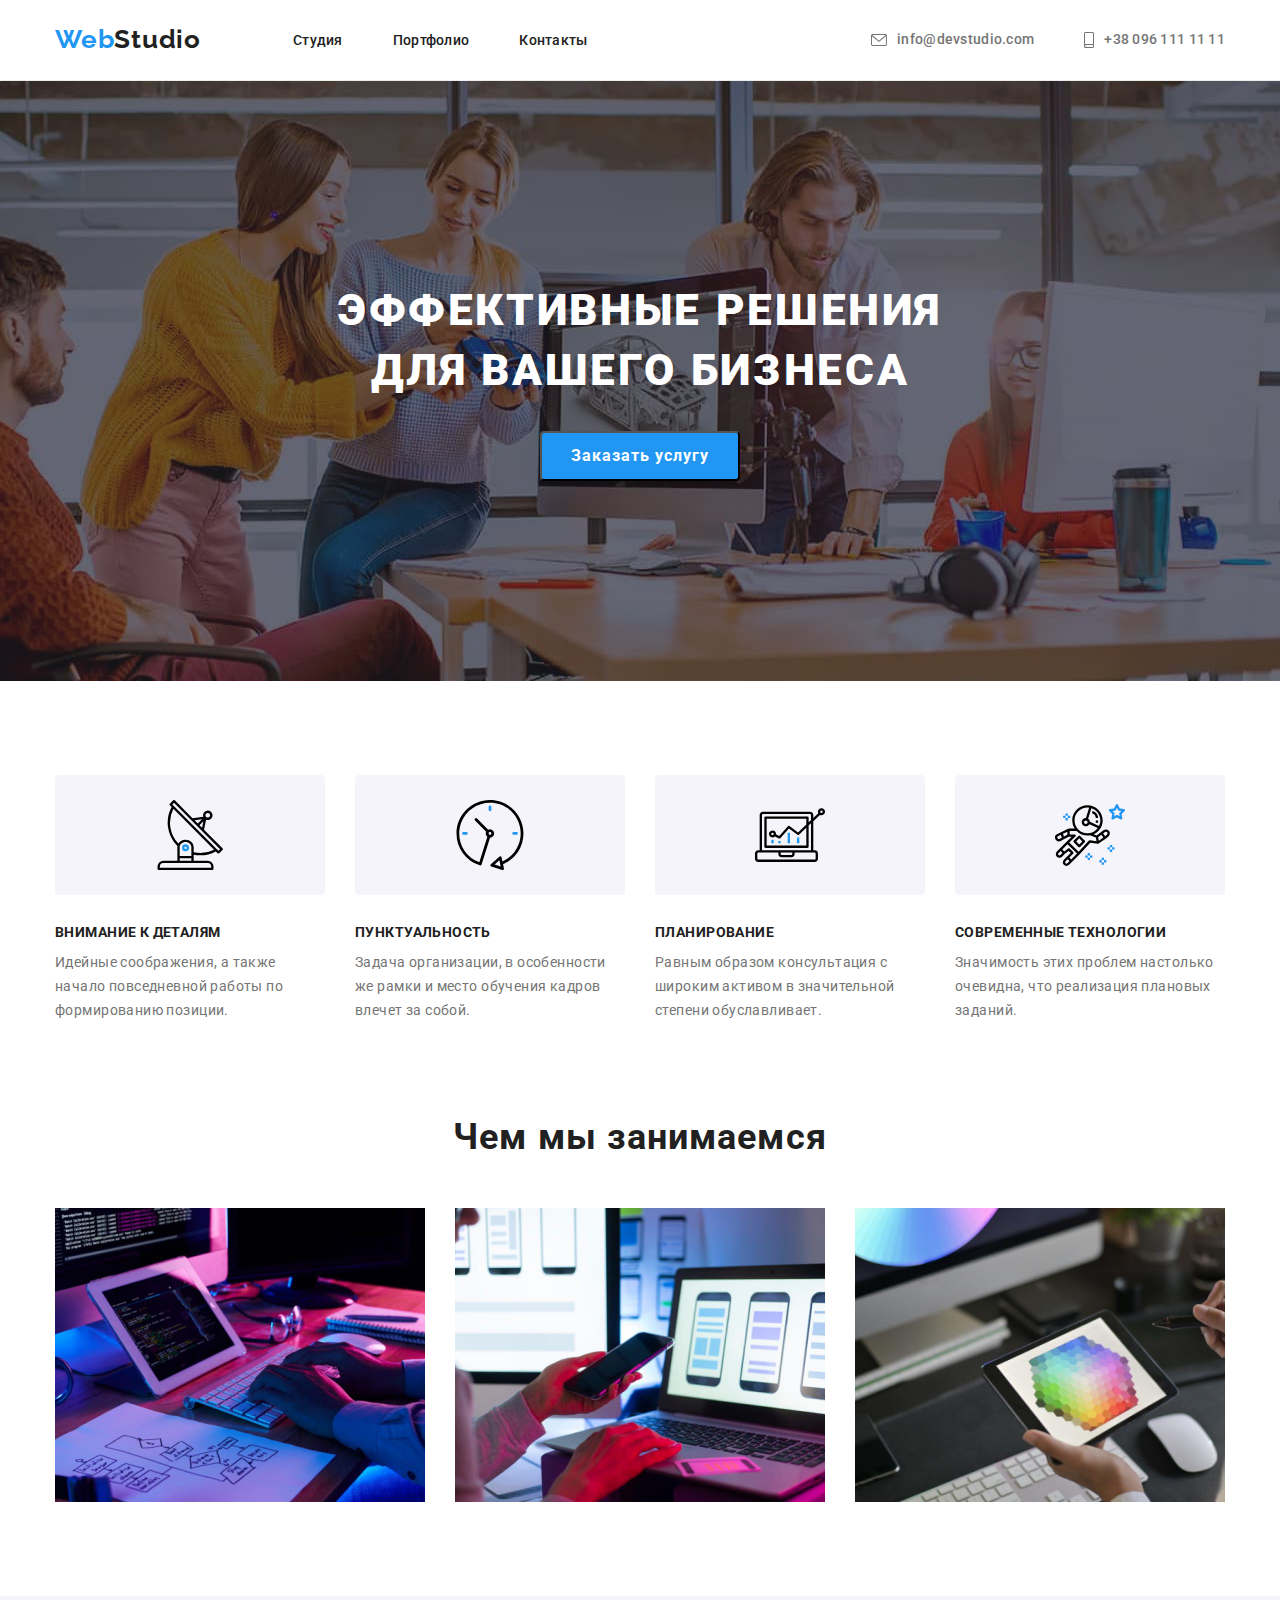
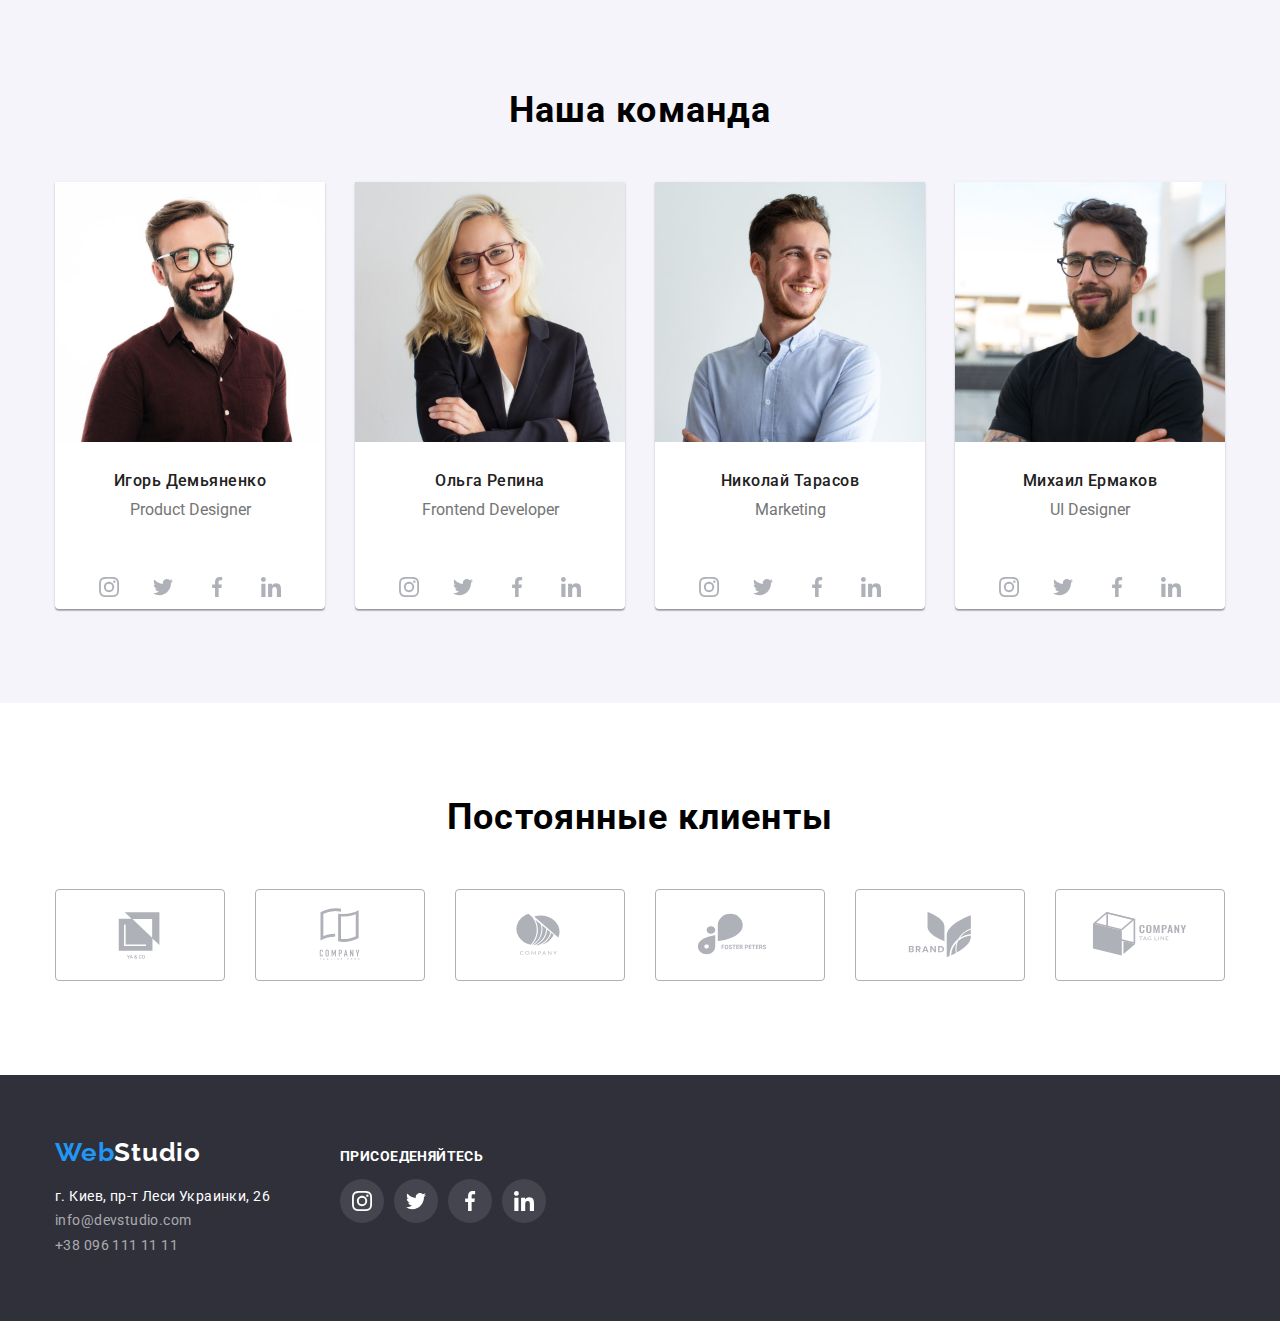
<file: index.html>
<!DOCTYPE html>
<html lang="ru">
  <head>
    <meta charset="UTF-8" />
    <meta http-equiv="X-UA-Compatible" content="IE=edge" />
    <meta name="viewport" content="width=device-width, initial-scale=1.0" />
    <title>Studio</title>
    <link rel="preconnect" href="https://fonts.googleapis.com" />
    <link rel="preconnect" href="https://fonts.gstatic.com" crossorigin />
    <link
      href="https://fonts.googleapis.com/css2?family=Raleway:wght@700&family=Roboto:wght@400;500;700;900&display=swap"
      rel="stylesheet"
    />
    <link rel="stylesheet" href="./css/modern-normalize.css" />
    <link rel="stylesheet" href="./css/styles.css" />
  </head>
  <body>
    <header class="header">
      <div class="container header-flex-container">
        <a class="logo a-tag" href="./index.html">
          Web<span class="logo-black">Studio</span>
        </a>

        <nav>
          <ul class="menu flex-container">
            <li class="studio">
              <a class="a-tag-header studio-open" href="./index.html">Студия</a>
            </li>
            <li class="portfolio">
              <a class="a-tag-header" href="./portfolio.html">Портфолио</a>
            </li>
            <li class="contact">
              <a class="a-tag-header" href="/contact">Контакты</a>
            </li>
          </ul>
        </nav>

        <ul class="contacts">
          <li class="header-email">
            <a class="a-tag-header email" href="mailto:info@devstudio.com">
              <svg class="envelope" width="16px" height="12px">
                <use href="./images/sprite/icons.svg#icon-envelope"></use>
              </svg>
              info@devstudio.com
            </a>
          </li>

          <li class="header-tel">
            <a class="a-tag-header tel" href="tel:+380961111111">
              <svg class="smartphone" width="10px" height="16px">
                <use href="./images/sprite/icons.svg#icon-smartphone"></use>
              </svg>
              +38 096 111 11 11
            </a>
          </li>
        </ul>
      </div>
    </header>

    <main>
      <section class="order-block">
        <div class="container">
          <h1 class="h1-tag">Эффективные решения для вашего бизнеса</h1>
          <button class="order-button" type="button" name="Заказать услугу" data-modal-open>
            Заказать услугу
          </button>
        </div>
        <div class="is-hidden backdrop" data-modal>
          <div class="modal">
            <p class="modal-text">Это модальное окно!</p>
              <button class="close-modal-button" type="button" aria-label="Кнопка закрытия" data-modal-close>
              <svg width="11px" height="11px">
                <use href="./images/sprite/icons.svg#close-button"></use>
              </svg>
            </button>
          </div>
        </div>
      </section>


      </section>

      <section class="section">
        <div class="container">
          <ul class="about-us-block flex-container">
            <li class="about-us-li">
              <div class="about-us-logo-block">
                <svg width="70px" height="70px">
                  <use href="./images/sprite/icons.svg#icon-Group"></use>
                </svg>
              </div>
              <h3 class="about-us-caption h3">Внимание к деталям</h3>
              <p class="about-us-description">
                Идейные соображения, а также начало повседневной работы по
                формированию позиции.
              </p>
            </li>

            <li class="about-us-li">
              <div class="about-us-logo-block">
                <svg width="70px" height="70px">
                  <use href="./images/sprite/icons.svg#icon-clock-1"></use>
                </svg>
              </div>
              <h3 class="about-us-caption h3">Пунктуальность</h3>
              <p class="about-us-description">
                Задача организации, в особенности же рамки и место обучения
                кадров влечет за собой.
              </p>
            </li>

            <li class="about-us-li">
              <div class="about-us-logo-block">
                <svg width="70px" height="70px">
                  <use href="./images/sprite/icons.svg#icon-diagram-1"></use>
                </svg>
              </div>
              <h3 class="about-us-caption h3">Планирование</h3>
              <p class="about-us-description">
                Равным образом консультация с широким активом в значительной
                степени обуславливает.
              </p>
            </li>

            <li class="about-us-li">
              <div class="about-us-logo-block">
                <svg width="70px" height="70px">
                  <use href="./images/sprite/icons.svg#icon-astronaut-1"></use>
                </svg>
              </div>
              <h3 class="about-us-caption h3">Современные технологии</h3>
              <p class="about-us-description">
                Значимость этих проблем настолько очевидна, что реализация
                плановых заданий.
              </p>
            </li>
          </ul>
        </div>
      </section>

      <section class="section what-we-do-sect">
        <div class="container">
          <h2 class="what-we-do">Чем мы занимаемся</h2>
          <ul class="flex-container">
            <li class="what-we-do-img">
              <img
                class="img-tag"
                src="images/main/whatwedo/whatwedo.jpg"
                width="370"
                alt="Чем мы занимаемся"
              />
            </li>
            <li class="what-we-do-img">
              <img
                class="img-tag"
                src="images/main/whatwedo/whatwedo(1).jpg"
                width="370"
                alt="Чем мы занимаемся"
              />
            </li>
            <li class="what-we-do-img">
              <img
                class="img-tag"
                src="images/main/whatwedo/whatwedo(2).jpg"
                width="370"
                alt="Чем мы занимаемся"
              />
            </li>
          </ul>
        </div>
      </section>

      <section class="our-team section">
        <div class="container">
          <h2 class="our-team-caption">Наша команда</h2>
          <ul class="flex-container">
            <li class="team-member-block">
              <img
                class="img-tag first-team-member-photo"
                src="images/main/ourteam/ourteam.jpg"
                width="270"
                alt="Наш Сотрудник"
              />
              <div class="team-member">
                <h3 class="team-member-name">Игорь Демьяненко</h3>
                <p class="team-member-profession">Product Designer</p>
              </div>
              <div class="soc-links-list">
                <ul class="icon-flex">
                  <li class="icon-list">
                    <a class="grey-icon-link" href="#">
                      <svg width="20px" height="20px">
                        <use
                          href="./images/sprite/icons.svg#icon-instagram-2"
                        ></use>
                      </svg>
                    </a>
                  </li>
                  <li class="icon-list">
                    <a class="grey-icon-link" href="#">
                      <svg width="20px" height="20px">
                        <use
                          href="./images/sprite/icons.svg#icon-twitter-1"
                        ></use>
                      </svg>
                    </a>
                  </li>
                  <li class="icon-list">
                    <a class="grey-icon-link" href="#">
                      <svg width="20px" height="20px">
                        <use
                          href="./images/sprite/icons.svg#icon-facebook-1"
                        ></use>
                      </svg>
                    </a>
                  </li>
                  <li class="icon-list">
                    <a class="grey-icon-link" href="#">
                      <svg width="20px" height="20px">
                        <use
                          href="./images/sprite/icons.svg#icon-linkedin-1"
                        ></use>
                      </svg>
                    </a>
                  </li>
                </ul>
              </div>
            </li>

            <li class="team-member-block">
              <img
                class="img-tag second-team-member-photo"
                src="images/main/ourteam/ourteam(2).jpg"
                width="270"
                alt="Наш Сотрудник"
              />
              <div class="team-member">
                <h3 class="team-member-name">Ольга Репина</h3>
                <p class="team-member-profession">Frontend Developer</p>
              </div>

              <div class="soc-links-list">
                <ul class="icon-flex">
                  <li class="icon-list">
                    <a class="grey-icon-link" href="#">
                      <svg width="20px" height="20px">
                        <use
                          href="./images/sprite/icons.svg#icon-instagram-2"
                        ></use>
                      </svg>
                    </a>
                  </li>
                  <li class="icon-list">
                    <a class="grey-icon-link" href="#">
                      <svg width="20px" height="20px">
                        <use
                          href="./images/sprite/icons.svg#icon-twitter-1"
                        ></use>
                      </svg>
                    </a>
                  </li>
                  <li class="icon-list">
                    <a class="grey-icon-link" href="#">
                      <svg width="20px" height="20px">
                        <use
                          href="./images/sprite/icons.svg#icon-facebook-1"
                        ></use>
                      </svg>
                    </a>
                  </li>
                  <li class="icon-list">
                    <a class="grey-icon-link" href="#">
                      <svg width="20px" height="20px">
                        <use
                          href="./images/sprite/icons.svg#icon-linkedin-1"
                        ></use>
                      </svg>
                    </a>
                  </li>
                </ul>
              </div>
            </li>

            <li class="team-member-block">
              <img
                class="img-tag third-team-member-photo"
                src="images/main/ourteam/ourteam(3).jpg"
                width="270"
                alt="Наш Сотрудник"
              />
              <div class="team-member">
                <h3 class="team-member-name">Николай Тарасов</h3>
                <p class="team-member-profession">Marketing</p>
              </div>

              <div class="soc-links-list">
                <ul class="icon-flex">
                  <li class="icon-list">
                    <a class="grey-icon-link" href="#">
                      <svg width="20px" height="20px">
                        <use
                          href="./images/sprite/icons.svg#icon-instagram-2"
                        ></use>
                      </svg>
                    </a>
                  </li>
                  <li class="icon-list">
                    <a class="grey-icon-link" href="#">
                      <svg width="20px" height="20px">
                        <use
                          href="./images/sprite/icons.svg#icon-twitter-1"
                        ></use>
                      </svg>
                    </a>
                  </li>
                  <li class="icon-list">
                    <a class="grey-icon-link" href="#">
                      <svg width="20px" height="20px">
                        <use
                          href="./images/sprite/icons.svg#icon-facebook-1"
                        ></use>
                      </svg>
                    </a>
                  </li>
                  <li class="icon-list">
                    <a class="grey-icon-link" href="#">
                      <svg width="20px" height="20px">
                        <use
                          href="./images/sprite/icons.svg#icon-linkedin-1"
                        ></use>
                      </svg>
                    </a>
                  </li>
                </ul>
              </div>
            </li>

            <li class="team-member-block">
              <img
                class="img-tag team-member-photo"
                src="images/main/ourteam/ourteam(4).jpg"
                width="270"
                alt="Наш Сотрудник"
              />
              <div class="team-member">
                <h3 class="team-member-name">Михаил Ермаков</h3>
                <p class="team-member-profession">UI Designer</p>
              </div>

              <div class="soc-links-list">
                <ul class="icon-flex">
                  <li class="icon-list">
                    <a class="grey-icon-link" href="#">
                      <svg width="20px" height="20px">
                        <use
                          href="./images/sprite/icons.svg#icon-instagram-2"
                        ></use>
                      </svg>
                    </a>
                  </li>
                  <li class="icon-list">
                    <a class="grey-icon-link" href="#">
                      <svg width="20px" height="20px">
                        <use
                          href="./images/sprite/icons.svg#icon-twitter-1"
                        ></use>
                      </svg>
                    </a>
                  </li>
                  <li class="icon-list">
                    <a class="grey-icon-link" href="#">
                      <svg width="20px" height="20px">
                        <use
                          href="./images/sprite/icons.svg#icon-facebook-1"
                        ></use>
                      </svg>
                    </a>
                  </li>
                  <li class="icon-list">
                    <a class="grey-icon-link" href="#">
                      <svg width="20px" height="20px">
                        <use
                          href="./images/sprite/icons.svg#icon-linkedin-1"
                        ></use>
                      </svg>
                    </a>
                  </li>
                </ul>
              </div>
            </li>
          </ul>
        </div>
      </section>
      <section class="our-clients section">
        <div class="container">
          <h2 class="our-clients-caption">Постоянные клиенты</h2>
          <ul class="flex-container">
            <li class="our-client">
              <a class="our-client-link" href="#">
                <svg width="106px" height="60px">
                  <use href="./images/sprite/icons.svg#icon-Logo"></use>
                </svg>
              </a>
            </li>
            <li class="our-client">
              <a class="our-client-link" href="#">
                <svg width="106px" height="60px">
                  <use href="./images/sprite/icons.svg#icon-Logo-1"></use>
                </svg>
              </a>
            </li>
            <li class="our-client">
              <a class="our-client-link" href="#">
                <svg width="106px" height="60px">
                  <use href="./images/sprite/icons.svg#icon-Logo-2"></use>
                </svg>
              </a>
            </li>
            <li class="our-client">
              <a class="our-client-link" href="#">
                <svg width="106px" height="60px">
                  <use href="./images/sprite/icons.svg#icon-Logo-3"></use>
                </svg>
              </a>
            </li>
            <li class="our-client">
              <a class="our-client-link" href="#">
                <svg width="106px" height="60px">
                  <use href="./images/sprite/icons.svg#icon-Logo-4"></use>
                </svg>
              </a>
            </li>
            <li class="our-client">
              <a class="our-client-link" href="#">
                <svg width="106px" height="60px">
                  <use href="./images/sprite/icons.svg#icon-Logo-5"></use>
                </svg>
              </a>
            </li>
          </ul>
        </div>
      </section>
    </main>

    <footer class="footer">
      <div class="container footer-flex">
        <div class="footer-flex-wrap">
          <a class="footer-logo a-tag" href="./index.html">
            Web<span class="logo-white">Studio</span>
          </a>
          <address class="address footer-flex-wrap">
            <a class="map a-tag" href="https://goo.gl/maps/2pE7odXQLVDn4BUs5">
              г. Киев, пр-т Леси Украинки, 26
            </a>
            <a class="footer-email a-tag" href="mailto:info@devstudio.com">
              info@devstudio.com
            </a>
            <a class="footer-tel a-tag" href="tel:+380961111111">
              +38 096 111 11 11
            </a>
          </address>
        </div>
        <div class="footer-links">
          <p class="invite-footer">Присоеденяйтесь</p>
          <ul class="footer-links-block">
            <li class="footer-icon">
              <a class="white-icon-link" href="#">
                <svg class="footer-instagram" width="20px" height="20px">
                  <use href="./images/sprite/icons.svg#icon-instagram-2"></use>
                </svg>
              </a>
            </li>
            <li class="footer-icon">
              <a class="white-icon-link" href="#">
                <svg class="footer-twitter" width="20px" height="20px">
                  <use href="./images/sprite/icons.svg#icon-twitter-1"></use>
                </svg>
              </a>
            </li>
            <li class="footer-icon">
              <a class="white-icon-link" href="#">
                <svg class="footer-facebook" width="20px" height="20px">
                  <use href="./images/sprite/icons.svg#icon-facebook-1"></use>
                </svg>
              </a>
            </li>
            <li class="footer-icon">
              <a class="white-icon-link" href="#">
                <svg class="footer-linkedin" width="20px" height="20px">
                  <use href="./images/sprite/icons.svg#icon-linkedin-1"></use>
                </svg>
              </a>
            </li>
          </ul>
        </div>
      </div>
    </footer>
    <script src="./js/modal.js"></script>
  </body>
</html>
</file>
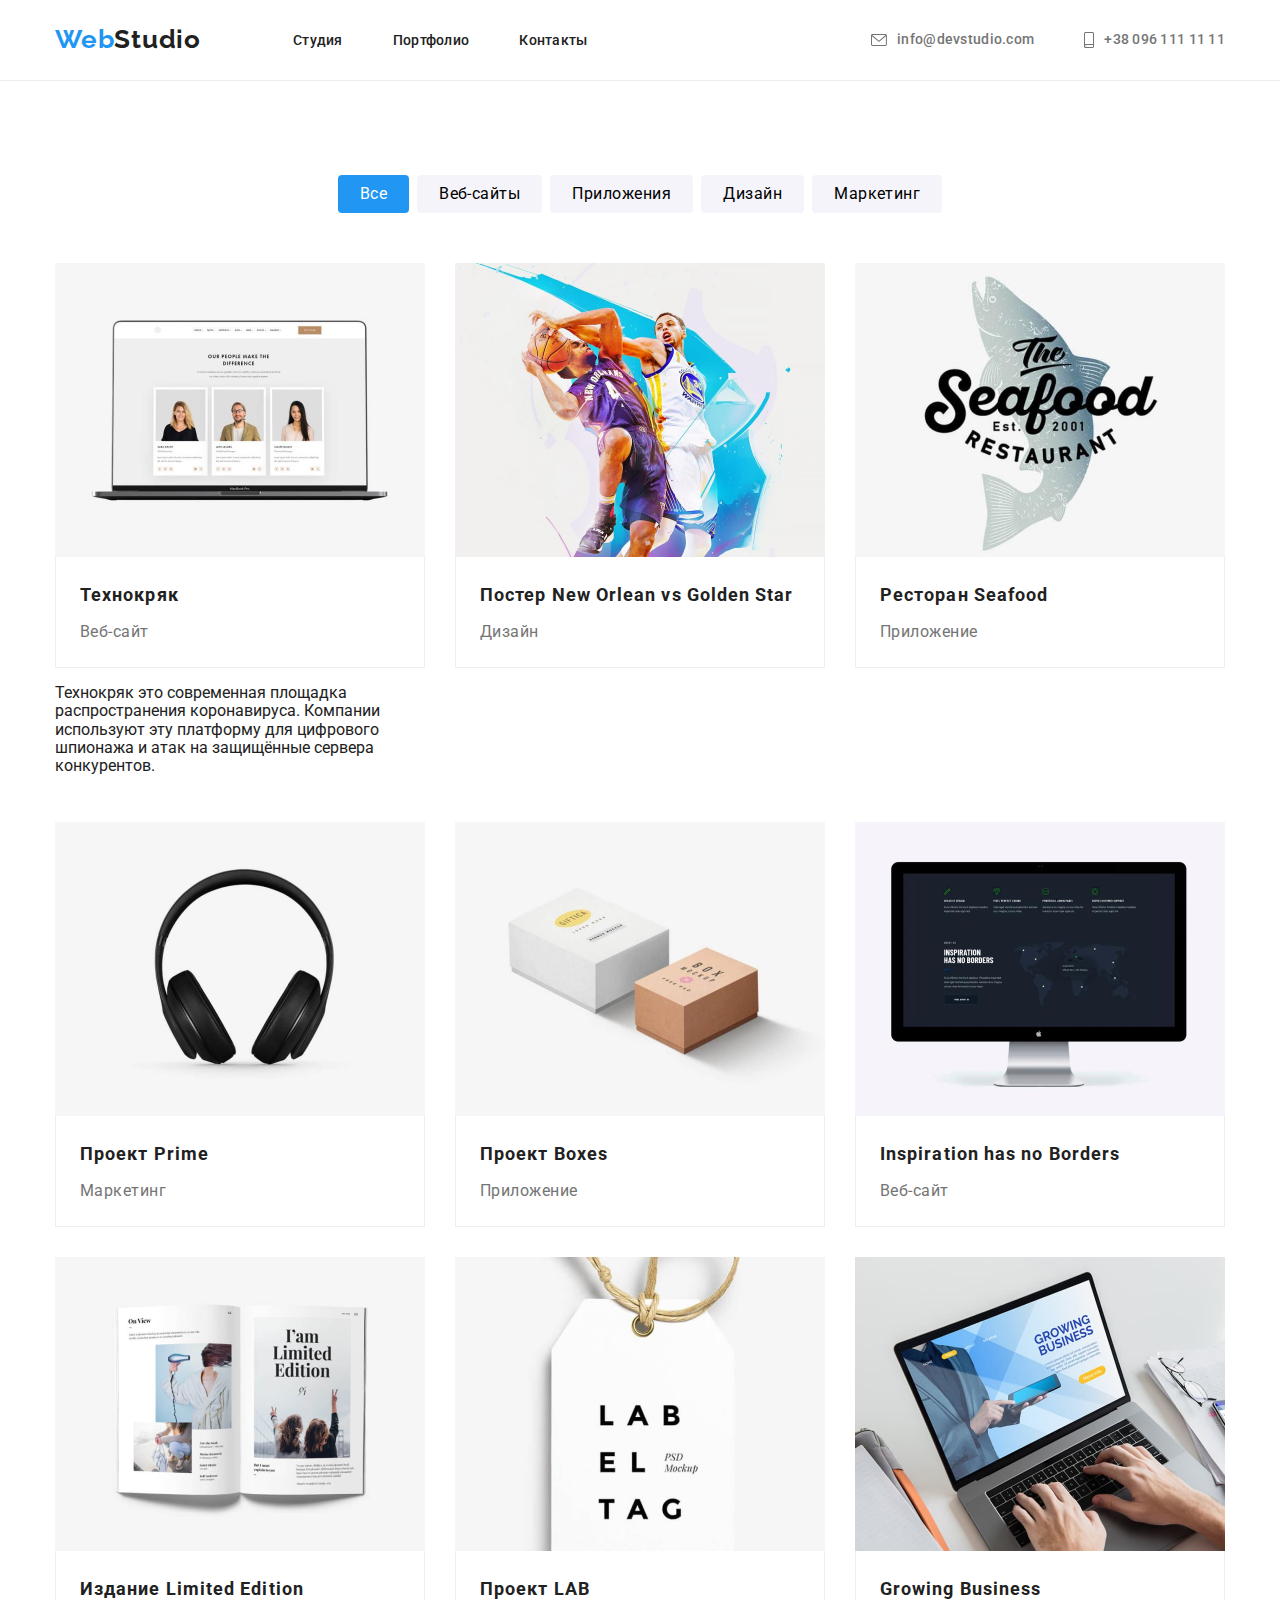
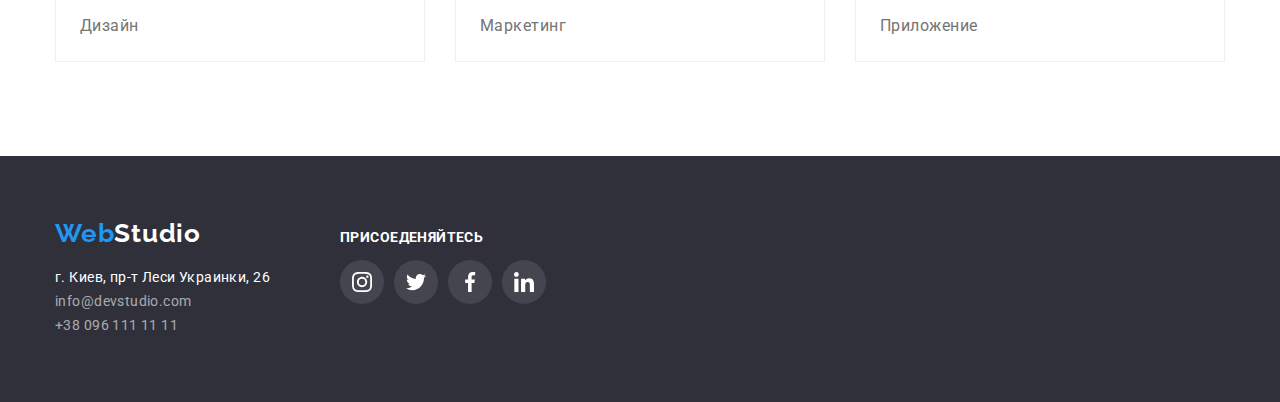
<file: portfolio.html>
<!DOCTYPE html>
<html lang="ru">
  <head>
    <meta charset="UTF-8" />
    <meta http-equiv="X-UA-Compatible" content="IE=edge" />
    <meta name="viewport" content="width=device-width, initial-scale=1.0" />
    <title>Portfolio</title>
    <link rel="preconnect" href="https://fonts.googleapis.com" />
    <link rel="preconnect" href="https://fonts.gstatic.com" crossorigin />
    <link
      href="https://fonts.googleapis.com/css2?family=Raleway:wght@700&family=Roboto:wght@400;500;700;900&display=swap"
      rel="stylesheet"
    />
    <link rel="stylesheet" href="./css/modern-normalize.css"/>
    <link rel="stylesheet" href="./css/styles.css" />
  </head>
  <header class="header">
    <div class="container header-flex-container">
      <a class="logo a-tag" href="./index.html">
        Web<span class="logo-black">Studio</span>
      </a>

      <nav>
        <ul class="menu flex-container">
          <li class="studio">
            <a class="a-tag-header" href="./index.html">Студия</a>
          </li>
          <li class="portfolio">
            <a class="a-tag-header portfolio-open" href="./portfolio.html">Портфолио</a>
          </li>
          <li class="contact">
            <a class="a-tag-header" href="/contact">Контакты</a>
          </li>
        </ul>
      </nav>

      <ul class="contacts">
        <li class="header-email">
          <a class="a-tag-header email" href="mailto:info@devstudio.com">
            <svg class="envelope" width="16px" height="12px">
              <use href="./images/sprite/icons.svg#icon-envelope"></use>
            </svg>
            info@devstudio.com
          </a>
        </li>

        <li class="header-tel">
          <a class="a-tag-header tel" href="tel:+380961111111">
            <svg class="smartphone" width="10px" height="16px">
              <use href="./images/sprite/icons.svg#icon-smartphone"></use>
            </svg>
            +38 096 111 11 11
          </a>
        </li>
      </ul>
    </div>
  </header>

    <!-- main content section -->
    <main>
    <section class="menu section">
      <div class="container">
        <h2 hidden>Портфолио</h2>
        <ul class="button-list flex-container">
          <li class="button-li">
            <button class="portfolio-btn button all" type="button">Все</button>
          </li>
          <li class="button-li">
            <button class="portfolio-btn button" type="button">
              Веб-сайты
            </button>
          </li>
          <li class="button-li">
            <button class="portfolio-btn button" type="button">
              Приложения
            </button>
          </li>
          <li class="button-li">
            <button class="portfolio-btn button" type="button">Дизайн</button>
          </li>
          <li class="button-li">
            <button class="portfolio-btn button" type="button">
              Маркетинг
            </button>
          </li>
        </ul>
      <!-- img list -->
        <ul class="flex-container-wrap flex-container">
          <li class="projects-img-block">
            <a class="a-tag" href="#">
            <img class="img-tag"
              src="./images/portfolio/portfolio(1).jpg"
              width="370"
              alt="Логотип проекта"
            />
            <div class="projects-text">
            <h3 class="projects-name">Технокряк</h3>
            <p class="projects-descrition">Веб-сайт</p>
          </div>
          <div class="hover-text-block">
            <p class="hover-text">
              Технокряк это современная площадка распространения коронавируса. Компании используют эту платформу для цифрового шпионажа и атак на защищённые сервера конкурентов.
            </p>
          </div>
          </a>
          </li>
          <li class="projects-img-block">
            <a class="a-tag" href="#">
            <img class="img-tag"
              src="./images/portfolio/portfolio(2).jpg"
              width="370"
              alt="Логотип проекта"
            />
            <div class="projects-text">
            <h3 class="projects-name">Постер New Orlean vs Golden Star</h3>
            <p class="projects-descrition">Дизайн</p>
          </div>
          </a>
          </li>
          <li class="projects-img-block">
            <a class="a-tag" href="#">
            <img class="img-tag"
              src="./images/portfolio/portfolio(3).jpg"
              width="370"
              alt="Логотип проекта"
            />
            <div class="projects-text">
            <h3 class="projects-name">Ресторан Seafood</h3>
            <p class="projects-descrition">Приложение</p>
          </div>
          </a>
          </li>
          <li class="projects-img-block">
            <a class="a-tag" href="#">
            <img class="img-tag"
              src="./images/portfolio/portfolio(4).jpg"
              width="370"
              alt="Логотип проекта"
            />
            <div class="projects-text">
            <h3 class="projects-name">Проект Prime</h3>
            <p class="projects-descrition">Маркетинг</p>
          </div>
          </a>
          </li>
          <li class="projects-img-block">
            <a class="a-tag" href="#">
            <img class="img-tag"
              src="./images/portfolio/portfolio(5).jpg"
              width="370"
              alt="Логотип проекта"
            />
            <div class="projects-text">
            <h3 class="projects-name">Проект Boxes</h3>
            <p class="projects-descrition">Приложение</p>
          </div>
          </a>
          </li>
          <li class="projects-img-block">
            <a class="a-tag" href="#">
            <img class="img-tag"
              src="./images/portfolio/portfolio(6).jpg"
              width="370"
              alt="Логотип проекта"
            />
            <div class="projects-text">
            <h3 class="projects-name">Inspiration has no Borders</h3>
            <p class="projects-descrition">Веб-сайт</p>
          </div>
          </a>
          </li>
          <li class="projects-img-block">
            <a class="a-tag" href="#">
            <img class="img-tag"
              src="./images/portfolio/portfolio(7).jpg"
              width="370"
              alt="Логотип проекта"
            />
            <div class="projects-text">
            <h3 class="projects-name">Издание Limited Edition</h3>
            <p class="projects-descrition">Дизайн</p>
          </div>
          </a>
          </li>
          <li class="projects-img-block">
            <a class="a-tag" href="#">
            <img class="img-tag"
              src="./images/portfolio/portfolio(8).jpg"
              width="370"
              alt="Логотип проекта"
            />
            <div class="projects-text">
            <h3 class="projects-name">Проект LAB</h3>
            <p class="projects-descrition">Маркетинг</p>
          </div>
          </a>
          </li>
          <li class="projects-img-block">
            <a class="a-tag" href="#">
            <img class="img-tag"
              src="./images/portfolio/portfolio(9).jpg"
              width="370"
              alt="Логотип проекта"
            />
            <div class="projects-text">
            <h3 class="projects-name">Growing Business</h3>
            <p class="projects-descrition">Приложение</p>
          </div>
          </a>
          </li>
        </ul>
      </div>
    </section>
  </main>

    <!-- footer content section -->
    <footer class="footer">
      <div class="container footer-flex">
        <div class="footer-flex-wrap">
          <a class="footer-logo a-tag" href="./index.html">
            Web<span class="logo-white">Studio</span>
          </a>
          <address class="address footer-flex-wrap">
            <a class="map a-tag" href="https://goo.gl/maps/2pE7odXQLVDn4BUs5">
              г. Киев, пр-т Леси Украинки, 26
            </a>
            <a class="footer-email a-tag" href="mailto:info@devstudio.com">
              info@devstudio.com
            </a>
            <a class="footer-tel a-tag" href="tel:+380961111111">
              +38 096 111 11 11
            </a>
          </address>
        </div>
        <div class="footer-links">
          <p class="invite-footer">Присоеденяйтесь</p>
          <ul class="footer-links-block">
            <li class="footer-icon">
              <a class="white-icon-link" href="#">
                <svg class="footer-instagram" width="20px" height="20px">
                  <use href="./images/sprite/icons.svg#icon-instagram-2"></use>
                </svg>
              </a>
            </li>
            <li class="footer-icon">
              <a class="white-icon-link" href="#">
                <svg class="footer-twitter" width="20px" height="20px">
                  <use href="./images/sprite/icons.svg#icon-twitter-1"></use>
                </svg>
              </a>
            </li>
            <li class="footer-icon">
              <a class="white-icon-link" href="#">
                <svg class="footer-facebook" width="20px" height="20px">
                  <use href="./images/sprite/icons.svg#icon-facebook-1"></use>
                </svg>
              </a>
            </li>
            <li class="footer-icon">
              <a class="white-icon-link" href="#">
                <svg class="footer-linkedin" width="20px" height="20px">
                  <use href="./images/sprite/icons.svg#icon-linkedin-1"></use>
                </svg>
              </a>
            </li>
          </ul>
        </div>
      </div>
    </footer>
  </body>
</html>
</file>
<file: css/styles.css>
/* Main settings */
:root {
  --main-font: 'Roboto';
  --secondary-font: 'Raleway';
  --black-color: #212121;
  --hover-color: #2196f3;
  --white-color: #ffffff;
  --milk-color: #f5f4fa;
  --grey-color: #757575;
  --border-color: #ececec;
  --projects-color: #eeeeee;
  --footer-color: #2f303a;
  --order-block-color: #c4c4c4;
  --order-btn-backgrn-clr: #188ce8;
  --client-logo-color: #afb1b8;
  --footer-contacts-color: rgba(255, 255, 255, 0.6);
  --footer-icons-color: rgba(255, 255, 255, 0.1);
  --background-modal-color: rgba(0, 0, 0, 0.2);
  --border-close-modal-button-color: rgba(0, 0, 0, 0.1);
  --backgrd-what-we-do-soaring: rgba(47, 48, 58, 0.8);
  --projects-hover-text: rgba(33, 150, 243, 0.9);
}

*,
::before,
::after {
  box-sizing: border-box;
}

body {
  margin: 0;
  padding: 0;
  font-family: var(--main-font), sans-serif;
}

ul {
  padding: 0;
  margin: 0;
  list-style: none;
}

svg {
  display: block;
}

h3 {
  margin: 0;
}

.container {
  width: 1200px;
  margin: 0 auto;
  padding: 0 15px;
}

.flex-container {
  display: flex;
}

.flex-container-wrap {
  flex-wrap: wrap;
}

.section {
  padding-top: 94px;
  padding-bottom: 94px;
}

.a-tag,
.a-tag-header,
.a-tag-portfolio {
  color: var(--black-color);
  text-decoration: none;
  display: block;
  transition: fill 250ms cubic-bezier(0.4, 0, 0.2, 1), color 250ms cubic-bezier(0.4, 0, 0.2, 1), box-shadow 250ms cubic-bezier(0.4, 0, 0.2, 1);

}

.img-tag {
  display: block;
}

.button-list {
  justify-content: center;
  margin-bottom: 50px;
}

.button-li {
  margin-right: 8px;
}

.button {
  padding: 6px 22px;
  border-width: 0px;
  background-color: var(--milk-color);
  border-radius: 4px;
  letter-spacing: 0.03em;
  font-size: 16px;
  line-height: 1.62;
  transition: background-color 250ms cubic-bezier(0.4, 0, 0.2, 1), color 250ms cubic-bezier(0.4, 0, 0.2, 1), box-shadow 250ms cubic-bezier(0.4, 0, 0.2, 1);
}

.button:hover,
.button:focus {
  cursor: pointer;
  background-color: var(--hover-color);
  color: var(--white-color);
  box-shadow: 0px 3px 1px rgba(0, 0, 0, 0.1), 0px 1px 2px rgba(0, 0, 0, 0.08),
    0px 2px 2px rgba(0, 0, 0, 0.12);
}

.button-all {
  height: 38px;
  font-weight: 500;
}

.current-btn {
  background-color: var(--hover-color);
  color: var(--white-color);
}

.about-us-li:last-child,
.what-we-do-img:last-child,
.team-member-block:last-child,
.button-li:last-child,
.contact,
.icon-list:last-child,
.our-client:last-child,
.footer-icon:last-child {
  margin-right: 0;
}

/* Header section */
.header {
  border-bottom: 1px solid var(--border-color);
}

.header-flex-container {
  display: flex;
  align-items: center;
}

.logo {
  font-family: var(--secondary-font), sans-serif;
  font-weight: bold;
  font-size: 26px;
  letter-spacing: 0.03em;
  margin-right: 92px;
  color: var(--hover-color);
}

.logo-black {
  color: var(--black-color);
}

.logo-white {
  color: var(--white-color);
}

.all {
  background-color: var(--hover-color);
  color: var(--white-color);
}

.studio,
.portfolio,
.contact {
  margin-right: 50px;
  font-weight: 500;
  font-size: 14px;
  letter-spacing: 0.02em;
  color: var(--black-color);
  position: relative;
}

.current-page {
  color: var(--hover-color);
}

.current-page::after {
  display: block;
  width: 100%;
  content: "";
  border-bottom: 4px solid var(--hover-color);
  border-radius: 2px;
  position: absolute;
  top: 77px;
  left: 0;
}

.contacts {
  display: flex;
  margin-left: auto;
}

.a-tag-header { 
  padding: 32px 0;
  display: block;
  display: flex;
  align-items: center;
  transition: color 250ms cubic-bezier(0.4, 0, 0.2, 1), fill 250ms cubic-bezier(0.4, 0, 0.2, 1);

}

.header-tel,
.header-email {
  font-weight: 500;
  font-size: 14px;
  line-height: 1.14;
  letter-spacing: 0.02em;
}

.header-email {
  margin-right: 50px;
}

.envelope,
.smartphone,
.tel,
.email {
  color: var(--grey-color);
  fill: var(--grey-color);
  transition: color 250ms cubic-bezier(0.4, 0, 0.2, 1), fill 250ms cubic-bezier(0.4, 0, 0.2, 1);

}

.envelope,
.smartphone {
  margin-right: 10px;
}

.a-tag-header:hover .envelope,
.a-tag-header:hover .smartphone,
.a-tag:hover,
.a-tag-header:hover,
.a-tag-header:focus .envelope,
.a-tag-header:focus .smartphone,
.a-tag:focus,
.a-tag-header:focus {
  color: var(--hover-color);
  fill: var(--hover-color);
}

/* main section */
.projects-img-block {
  width: 370px;
  margin-right: 30px;
  background: var(--white-color);
  margin-bottom: 30px;
}

.a-tag-portfolio:hover,
.a-tag-portfolio:focus {
  box-shadow: 0px 1px 1px rgba(0, 0, 0, 0.12), 0px 4px 4px rgba(0, 0, 0, 0.06),
    1px 4px 6px rgba(0, 0, 0, 0.16);
  }

.projects-img-block:nth-child(3n + 3) {
  margin-right: 0;
}
.projects-img-block:nth-last-child(-n + 3) {
  margin-bottom: 0;
}

.projects-text {
  padding: 20px 24px;
  border: 1px solid var(--projects-color);
  border-top: 0;
}

.projects-name {
  margin-bottom: 4px;
  font-weight: bold;
  font-size: 18px;
  line-height: 2;
  letter-spacing: 0.06em;
  color: var(--black-color);
}

.projects-descrition {
  margin: 0;
  font-size: 16px;
  line-height: 1.87;
  letter-spacing: 0.03em;
  color: var(--grey-color);
}

.projects-hover-block {
  position: relative;
  overflow: hidden;
}

.projects-hover-text {
  background-color: var(--projects-hover-text);
  color: var(--white-color);
  font-size: 18px;
  line-height: 1.55;
  letter-spacing: 0.03em;
  padding: 63px 24px;
  margin: 0;
  width: 370px;
  height: 294px;
  position: absolute;
  top: 0;
  left: 50%;
  transform: translate(-50%, 101%);
  transition: transform 250ms cubic-bezier(0.4, 0, 0.2, 1);
}

.a-tag-portfolio:hover .projects-hover-text {
  transform: translate(-50%, 0);
}





/* page index */
.order-block {
  margin: 0 auto;
  padding: 200px 0;
  max-width: 1600px;
  text-align: center;
  background-image: linear-gradient(
      to right,
      rgba(47, 48, 58, 0.4),
      rgba(47, 48, 58, 0.4)
    ),
    url(../images/main/main-background.jpg);

  background-color: var(--order-block-color);
  background-position: center;
  background-repeat: no-repeat;
}

.h1-tag {
  margin: 0 auto;
  max-width: 696px;
  font-weight: 900;
  font-size: 44px;
  line-height: 1.36;
  letter-spacing: 0.06em;
  text-transform: uppercase;
  text-align: center;
  color: var(--white-color);
}

.order-button {
  margin-top: 30px;
  width: 200px;
  height: 50px;
  background-color: var(--hover-color);
  box-shadow: 0px 4px 4px rgba(0, 0, 0, 0.15);
  border-radius: 4px;
  cursor: pointer;
  font-weight: bold;
  line-height: 1.87;
  letter-spacing: 0.06em;
  color: var(--white-color);
  transition: background-color 250ms cubic-bezier(0.4, 0, 0.2, 1);

}
.order-button:hover,
.order-button:focus {
  background-color: var(--order-btn-backgrn-clr);
}

/* modal window */
.is-hidden {
  visibility: none;
  opacity: 0;
  pointer-events: none;
  transition: opacity 300ms ease-in-out;
}

.backdrop {
  background-color: var(--background-modal-color);
  top: 0;
  width: 100%;
  height: 100%;
  left: 0%;
  position: fixed;
  z-index: 999;
  transition: opacity 200ms cubic-bezier(0.4, 0, 0.2, 1);
}

.modal {
  background-color: var(--white-color);
  width: 528px;
  height: 581px;
  position: absolute;
  transform: translate(-50%, -50%);
  top: 50%;
  left: 50%;
  box-shadow: 0px 1px 3px rgba(0, 0, 0, 0.12), 0px 1px 1px rgba(0, 0, 0, 0.14), 0px 2px 1px rgba(0, 0, 0, 0.2);
  border-radius: 4px;
}

.close-modal-button {
  position: absolute;
  display: flex;
  justify-content: center;
  align-items: center;
  top: 8px;
  right: 8px;
  width: 30px;
  height: 30px;
  border-radius: 50%;
  background: var(--white-color);
  border: 1px solid var(--border-close-modal-button-color);
  cursor: pointer;
}

  .modal-text {
    margin-top: 200px;
  }

/* about us section */
.about-us-li {
  width: 270px;
  margin-right: 30px;
  font-size: 14px;
  letter-spacing: 0.03em;
}

.about-us-logo-block {
  display: flex;
  justify-content: center;
  align-items: center;
  width: 270px;
  height: 120px;
  background-color: var(--milk-color);
  border-radius: 4px;
  margin-bottom: 30px;
}

.about-us-caption {
  margin: 0;
  font-weight: bold;
  font-size: 14px;
  line-height: 1.14;
  text-transform: uppercase;
  color: var(--black-color);
}

.about-us-description {
  font-size: 14px;
  line-height: 1.71;
  letter-spacing: 0.03em;
  color: var(--grey-color);
  margin-top: 10px;
  margin-bottom: 0;
}


/* what we do section */
.what-we-do-sect {
  padding-top: 0;
}

.what-we-do {
  font-weight: bold;
  font-size: 36px;
  line-height: 1.16;
  text-align: center;
  letter-spacing: 0.03em;
  color: var(--black-color);
  margin-top: 0;
  margin-bottom: 50px;
}

.what-we-do-img {
  margin-right: 30px;
  position: relative;
}

.what-we-do-img > .what-we-do-soaring {
  font-weight: bold;
  font-size: 14px;
  line-height: 1.14;
  text-align: center;
  letter-spacing: 0.03em;
  text-transform: uppercase;
  color: var(--white-color);
  background-color: var(--backgrd-what-we-do-soaring);
  display: block;
  position: absolute;
  bottom: 0;
  margin: 0;
  padding: 27px 0;
  width: 370px;
}


/* our team section */
.our-team {
  background-color: var(--milk-color);
}

.our-team-caption {
  margin-top: 0;
  margin-bottom: 50px;
  font-weight: bold;
  font-size: 36px;
  line-height: 1.16;
  text-align: center;
  letter-spacing: 0.03em;
}

.our-team ul {
  display: flex;
}

.team-member-block {
  margin-right: 30px;
  width: 270px;
  background-color: var(--white-color);
  box-shadow: 0px 1px 3px rgba(0, 0, 0, 0.12), 0px 1px 1px rgba(0, 0, 0, 0.14),
    0px 2px 1px rgba(0, 0, 0, 0.2);
  border-radius: 0px 0px 4px 4px;
}

.team-member {
  padding: 30px 0;
  text-align: center;
  color: var(--black-color);
}

.team-member-name {
  font-weight: 500;
  font-size: 16px;
  line-height: 1.18;
  letter-spacing: 0.03em;
}

.team-member-profession {
  color: var(--grey-color);
  margin: 10px 0 16px 0;
  font-weight: normal;
}
.icon-flex {
  justify-content: center;
}

.icon-list {
  margin-right: 10px;
}

.grey-icon-link {
  display: flex;
  justify-content: center;
  align-items: center;
  width: 44px;
  height: 44px;
  border-radius: 50px;
  fill: var(--client-logo-color);
  transition: background-color 250ms cubic-bezier(0.4, 0, 0.2, 1), fill 250ms cubic-bezier(0.4, 0, 0.2, 1);

}

.grey-icon-link:hover,
.grey-icon-link:focus {
  background-color: var(--hover-color);
  fill: var(--white-color);
}

/* our clients section */
.our-clients-caption {
  font-weight: bold;
  font-size: 36px;
  line-height: 1.16;
  text-align: center;
  letter-spacing: 0.03em;
  margin: 0 0 50px 0;
}

.our-client {
  margin-right: 30px;
  transition: border-color 250ms cubic-bezier(0.4, 0, 0.2, 1), fill 250ms cubic-bezier(0.4, 0, 0.2, 1);

}
.our-client-link {
  width: 170px;
  height: 92px;
  display: flex;
  align-content: center;
  justify-content: center;
  align-items: center;
  fill: var(--client-logo-color);
  border: 1px solid var(--client-logo-color);
  border-radius: 4px;
  transition: border-color 250ms cubic-bezier(0.4, 0, 0.2, 1), fill 250ms cubic-bezier(0.4, 0, 0.2, 1);

}

.our-client-link:hover,
.our-client:hover,
.our-client-link:focus,
.our-client:focus {
  fill: var(--hover-color);
  border-color: var(--hover-color);
  cursor: pointer;
}

/* footer section */
.footer {
  background-color: var(--footer-color);
  padding: 60px 0;
}

.footer-flex {
  display: flex;
  align-items: baseline;
}

.footer-flex-wrap {
  display: flex;
  flex-direction: column;
}

.footer-logo {
  font-family: 'Raleway', sans-serif;
  font-weight: bold;
  font-size: 26px;
  line-height: 1.19;
  margin-bottom: 20px;
  letter-spacing: 0.03em;
  color: var(--hover-color);
}

.address {
  font-style: normal;
  font-weight: normal;
  font-size: 14px;
  line-height: 1.17;
  letter-spacing: 0.03em;
  color: var(--white-color);
  display: flex;
  flex-direction: column;
}

.map {
  color: var(--white-color);
  margin-bottom: 8px;
}

.footer-email,
.footer-tel {
  font-size: 14px;
  line-height: 1.17;
  letter-spacing: 0.03em;
  margin-bottom: 8px;
  color: var(--footer-contacts-color);
}

/* footer .svg */
.footer-links {
  margin-left: 70px;
}

.footer-links-block {
  display: flex;
}

.invite-footer {
  font-weight: bold;
  font-size: 14px;
  line-height: 1.14;
  letter-spacing: 0.03em;
  text-transform: uppercase;
  color: var(--white-color);
}
.footer-icon {
  margin-right: 10px;
}

.white-icon-link {
  display: flex;
  justify-content: center;
  align-items: center;
  background-color: var(--footer-icons-color);
  width: 44px;
  height: 44px;
  border-radius: 50px;
  fill: var(--white-color);
  transition: background-color 250ms cubic-bezier(0.4, 0, 0.2, 1);
}

.white-icon-link:hover,
.white-icon-link:focus {
  background-color: var(--hover-color);
  cursor: pointer;
}
</file>
